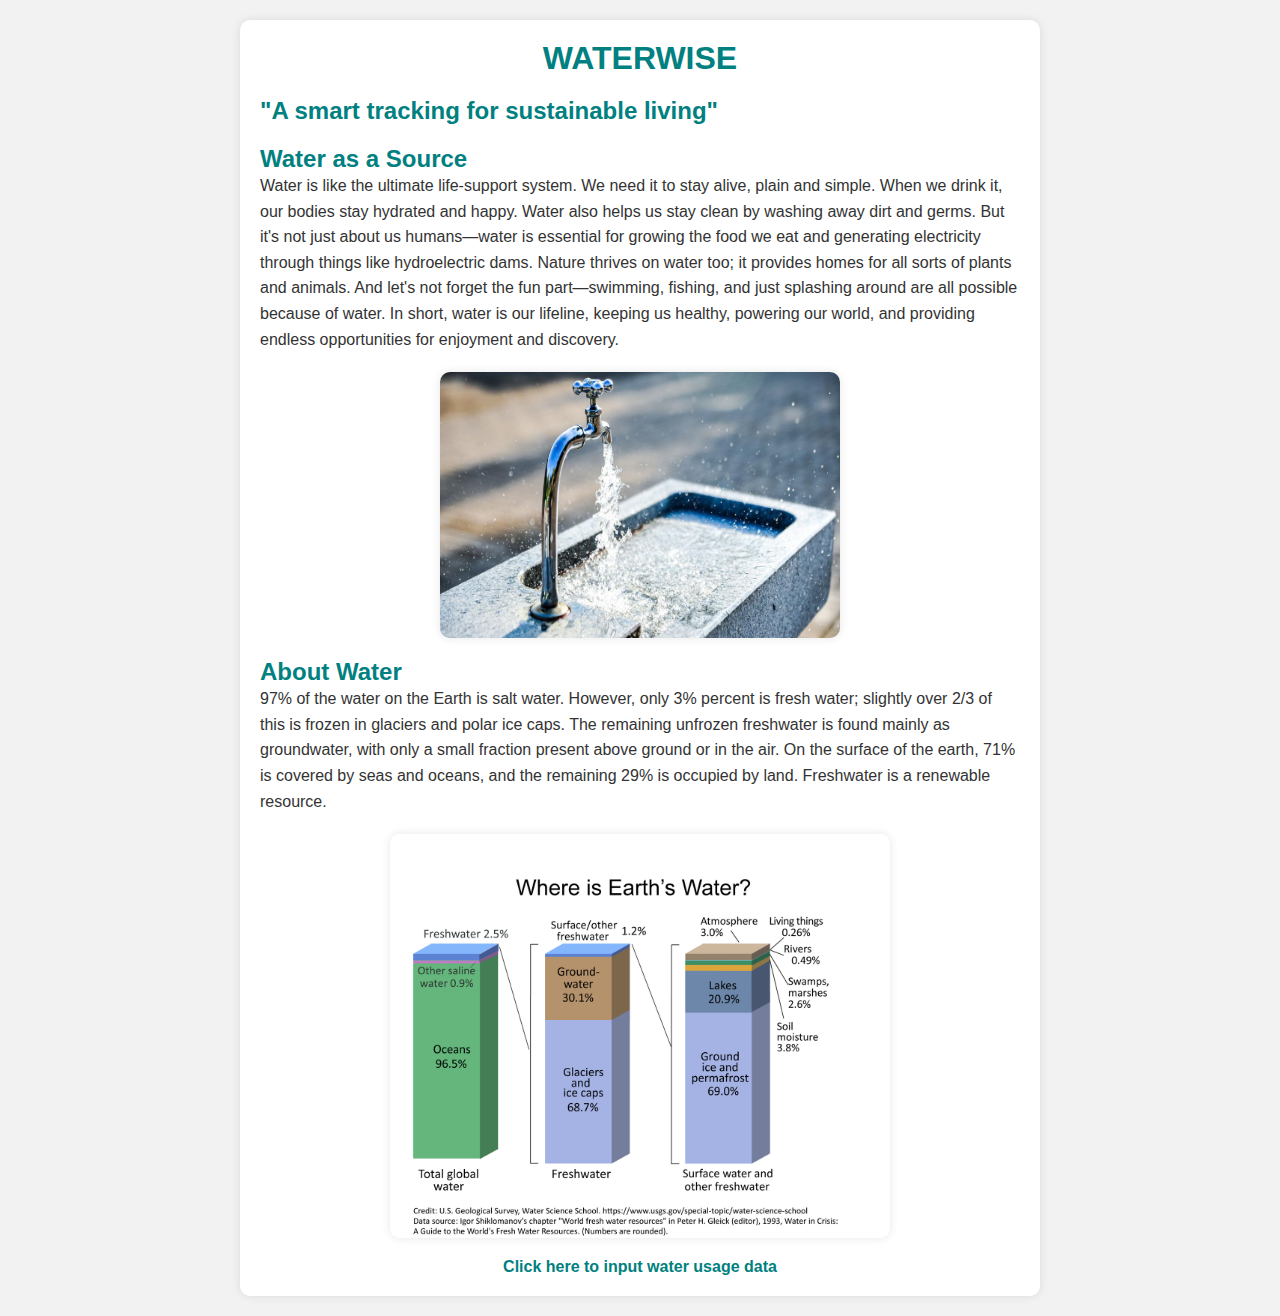
<file: index.html>
<!DOCTYPE html>
<html lang="en">
<head>
    <meta charset="UTF-8">
    <meta name="viewport" content="width=device-width, initial-scale=1.0">
    <title>WATERWISE: a smart tracking for sustainable living</title>
    <link rel="stylesheet" href="style.css">
    <link rel="stylesheet" href="struct.css">
    
    <style>
        /* Additional styles specific to this page */
        body {
            font-family: Arial, sans-serif;
            background-color: #f2f2f2;
            color: #333;
            margin: 0;
            padding: 0;
        }

        .container {
            max-width: 800px;
            margin: 20px auto;
            padding: 20px;
            background-color: #fff;
            border-radius: 10px;
            box-shadow: 0 0 10px rgba(0, 0, 0, 0.1);
        }

        h1 {
            text-align: center;
            color: #008080;
            margin-bottom: 10px;
        }

        h2 {
            color: #008080;
            margin-top: 20px;
        }

        p {
            line-height: 1.6;
        }

        img {
            display: block;
            margin: 20px auto;
            border-radius: 10px;
            box-shadow: 0 0 10px rgba(0, 0, 0, 0.1);
        }

        a {
            display: block;
            text-align: center;
            color: #008080;
            text-decoration: none;
            margin-top: 20px;
            font-weight: bold;
        }

        a:hover {
            text-decoration: underline;
        }
    </style>
</head>
<body>

<div class="container">
    <h1><b>WATERWISE</b></h1>
    <h2 class="about"><b>"A smart tracking for sustainable living"</b></h2>

    <section>
        <h2><b>Water as a Source</b></h2>
        <p>
            Water is like the ultimate life-support system. We need it to stay alive, plain and simple. When we drink it,
            our bodies stay hydrated and happy. Water also helps us stay clean by washing away dirt and germs. But it's not
            just about us humans—water is essential for growing the food we eat and generating electricity through things
            like hydroelectric dams. Nature thrives on water too; it provides homes for all sorts of plants and animals.
            And let's not forget the fun part—swimming, fishing, and just splashing around are all possible because of
            water. In short, water is our lifeline, keeping us healthy, powering our world, and providing endless
            opportunities for enjoyment and discovery.
        </p>
        <img src="pani cha photo.jpg" alt="Water Image" width="400" height="266">
    </section>

    <section>
        <h2><b>About Water</b></h2>
        <p>
            97% of the water on the Earth is salt water. However, only 3% percent is fresh water; slightly over 2/3 of this
            is frozen in glaciers and polar ice caps. The remaining unfrozen freshwater is found mainly as groundwater,
            with only a small fraction present above ground or in the air. On the surface of the earth, 71% is covered by
            seas and oceans, and the remaining 29% is occupied by land. Freshwater is a renewable resource.
        </p>
        <img src="pani cha distribution.png" alt="Distribution of water" width="500">
    </section>

    <!-- Link to the new water usage input page -->
    <a href="input.html">Click here to input water usage data</a>
</div>

</body>
</html>
</file>
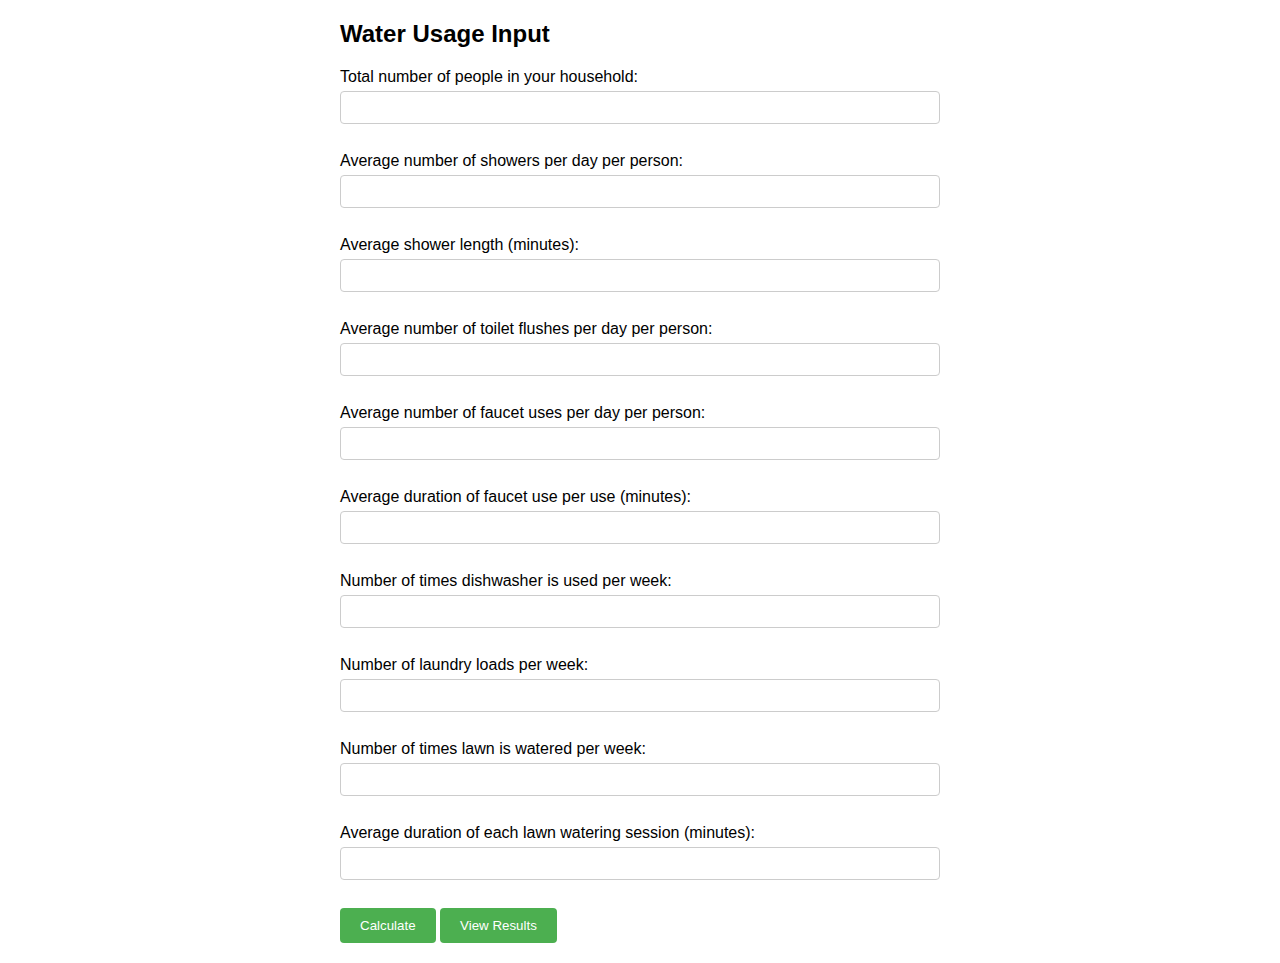
<file: input.html>
<!DOCTYPE html>
<html lang="en">
<head>
    <meta charset="UTF-8">
    <meta name="viewport" content="width=device-width, initial-scale=1.0">
    <title>Water Usage Input</title>
    <link rel="stylesheet" href="style.css">
</head>
<body>

<div class="container">
    <h2>Water Usage Input</h2>
    <form id="water-usage-form">
        <label for="total-people">Total number of people in your household:</label>
        <input type="number" id="total-people" name="total-people" required><br><br>
        
        <!-- Additional input fields for indoor water use -->
        <label for="showers-per-day">Average number of showers per day per person:</label>
        <input type="number" id="showers-per-day" name="showers-per-day" required><br><br>
        
        <label for="avg-shower-length">Average shower length (minutes):</label>
        <input type="number" id="avg-shower-length" name="avg-shower-length" required><br><br>
        
        <label for="toilets-flush-per-day">Average number of toilet flushes per day per person:</label>
        <input type="number" id="toilets-flush-per-day" name="toilets-flush-per-day" required><br><br>
        
        <label for="faucets-usage-per-day">Average number of faucet uses per day per person:</label>
        <input type="number" id="faucets-usage-per-day" name="faucets-usage-per-day" required><br><br>
        
        <label for="faucets-minutes-usage">Average duration of faucet use per use (minutes):</label>
        <input type="number" id="faucets-minutes-usage" name="faucets-minutes-usage" required><br><br>
        
        <label for="dishwasher-usage-per-week">Number of times dishwasher is used per week:</label>
        <input type="number" id="dishwasher-usage-per-week" name="dishwasher-usage-per-week" required><br><br>
        
        <label for="laundry-loads-per-week">Number of laundry loads per week:</label>
        <input type="number" id="laundry-loads-per-week" name="laundry-loads-per-week" required><br><br>
        
        <!-- Additional input fields for outdoor water use -->
        <label for="lawn-watering-times-per-week">Number of times lawn is watered per week:</label>
        <input type="number" id="lawn-watering-times-per-week" name="lawn-watering-times-per-week" required><br><br>
        
        <label for="lawn-watering-minutes">Average duration of each lawn watering session (minutes):</label>
        <input type="number" id="lawn-watering-minutes" name="lawn-watering-minutes" required><br><br>
        
        <!-- Calculate button -->
        <button type="submit" id="submit">Calculate</button>
        
        <!-- View Results button -->
        <button id="view-results">View Results</button>
    </form>
</div>
<script src="script.js"></script>
</body>
</html>
</file>
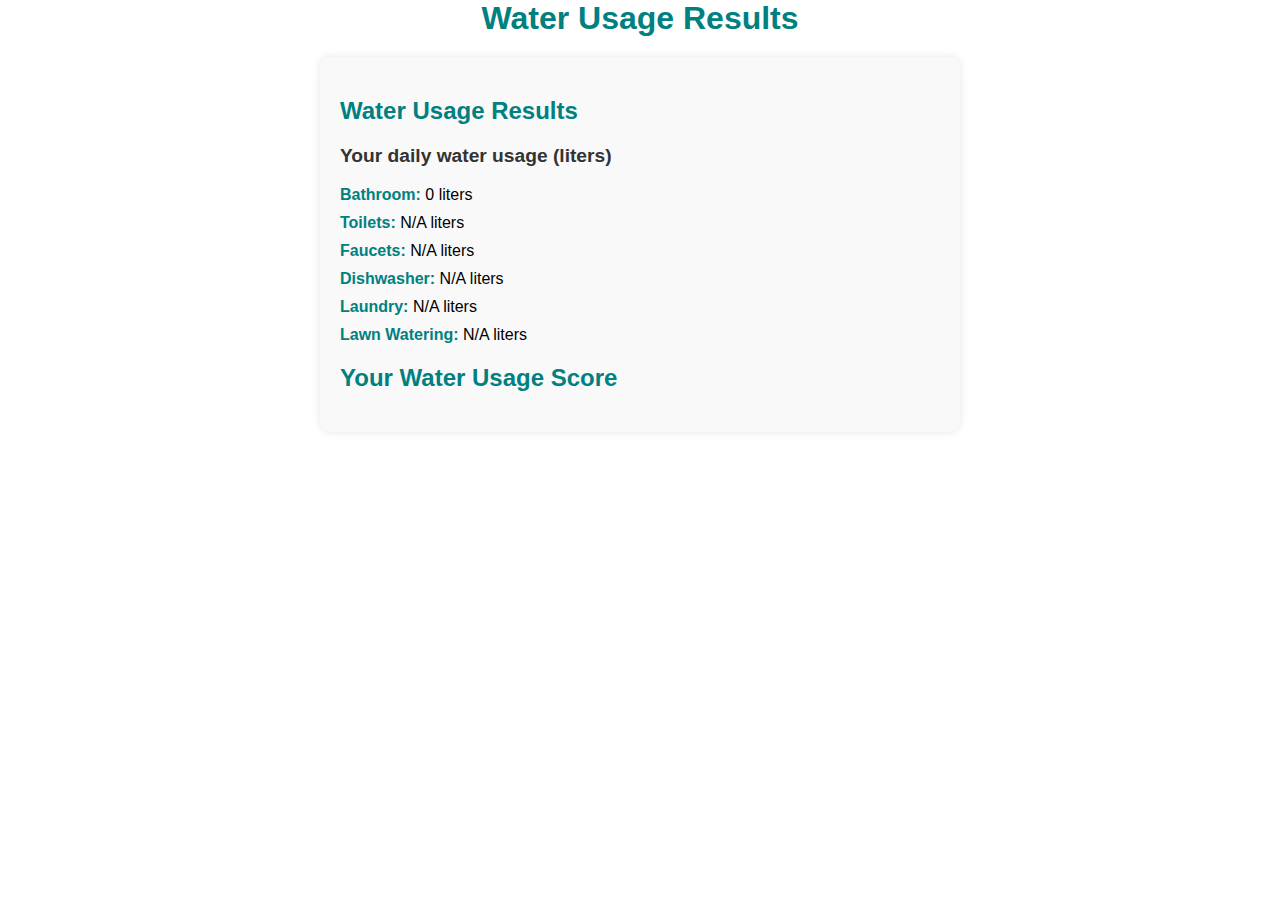
<file: water_usage_results.html>
<!DOCTYPE html>
<html lang="en">
<head>
    <meta charset="UTF-8">
    <meta name="viewport" content="width=device-width, initial-scale=1.0">
    <title>Water Usage Results</title>
    <link rel="stylesheet" href="style.css">
    <link rel="stylesheet" href="results.css">
    <style>
        .score {
            font-size: 72px;
            text-align: center;
        }
        .score.good {
            color: green;
        }
        .score.average {
            color: orange;
        }
        .score.bad {
            color: red;
        }
    </style>
</head>
<body>
    <h1>Water Usage Results</h1>
    
    <div class="container result-section">
        <h2>Water Usage Results</h2>
        
        <h3>Your daily water usage (liters)</h3>
        <ul>
            <li><strong>Bathroom:</strong> <span id="bathroom-usage">0</span> liters</li>
            <li><strong>Toilets:</strong> <span id="toilet-usage">0</span> liters</li>
            <li><strong>Faucets:</strong> <span id="faucet-usage">0</span> liters</li>
            <li><strong>Dishwasher:</strong> <span id="dishwasher-usage">0</span> liters</li>
            <li><strong>Laundry:</strong> <span id="laundry-usage">0</span> liters</li>
            <li><strong>Lawn Watering:</strong> <span id="lawn-watering-usage">0</span> liters</li>
            <!-- Add other list items for different categories -->
        </ul>
        <h2>Your Water Usage Score</h2>
        <div id="score" class="score"></div>
        <div id="message" class="score"></div>
    </div>

    <script src="script.js"></script>
    <script>
        function waterusagescore(data) {
            const totalBathroomUsage = calculateTotalBathroomUsage(data);
            const totalDishwasherUsage=calculateTotalDishwasherUsage(data);
            const totalFaucetUsage=calculateTotalFaucetUsage(data);
            const totalLaundryUsage=calculateTotalLaundryUsage(data);
            const totalLawnWateringUsage=calculateTotalLawnWateringUsage(data);
            const totalToiletUsage=calculateTotalToiletUsage(data);
            // Calculate other usage totals
            
            const totalscore = totalBathroomUsage +totalDishwasherUsage+totalFaucetUsage+totalLaundryUsage+totalLawnWateringUsage+totalToiletUsage;/* + other usage totals */;
            
            let message = "";
            let scoreClass = "";

    if (totalscore < 1200) {
        message = "Usage below average";
        scoreClass = "good";
    } else if (totalscore < 1400 && totalscore > 400) {
        message = "Average water usage";
        scoreClass = "average";
    } else {
        message = "Above water usage";
        scoreClass = "bad";
    }

    return { score: totalscore, message: message, class: scoreClass };

        }

        document.addEventListener("DOMContentLoaded", function() {
            // Retrieve calculated values from localStorage
            const waterUsageData = localStorage.getItem("waterUsageData");
            
            // Update HTML elements with retrieved values
            if (waterUsageData) {
                const parsedData = JSON.parse(waterUsageData);
                updateWaterUsageResults(parsedData);
            } else {
                updateWaterUsageResults(null);
            }
        });

        // Function to update water usage results
        function updateWaterUsageResults(data) {
            if (data) {
                const totalBathroomUsage = calculateTotalBathroomUsage(data);
                document.getElementById("bathroom-usage").textContent = totalBathroomUsage.toFixed(2) + " liters";
                const totalToiletUsage = calculateTotalToiletUsage(data);
                document.getElementById("toilet-usage").textContent = totalToiletUsage.toFixed(2) + " liters";
                
                const totalFaucetUsage = calculateTotalFaucetUsage(data);
                document.getElementById("faucet-usage").textContent = totalFaucetUsage.toFixed(2) + " liters";
                
                const totalDishwasherUsage = calculateTotalDishwasherUsage(data);
                document.getElementById("dishwasher-usage").textContent = totalDishwasherUsage.toFixed(2) + " liters";
                
                const totalLaundryUsage = calculateTotalLaundryUsage(data);
                document.getElementById("laundry-usage").textContent = totalLaundryUsage.toFixed(2) + " liters";
                
                const totalLawnWateringUsage = calculateTotalLawnWateringUsage(data);
                document.getElementById("lawn-watering-usage").textContent = totalLawnWateringUsage.toFixed(2) + " liters";
                // Update other usage totals
                
                const scoreData = waterusagescore(data);
                document.getElementById("score").textContent = scoreData.score.toFixed(2);
                document.getElementById("score").classList.add(scoreData.class);
            } else {
                // Handle if  document.getElementById("bathroom-usage").textContent = "N/A";
                document.getElementById("toilet-usage").textContent = "N/A";
                document.getElementById("faucet-usage").textContent = "N/A";
                document.getElementById("dishwasher-usage").textContent = "N/A";
                document.getElementById("laundry-usage").textContent = "N/A";
                document.getElementById("lawn-watering-usage").textContent = "N/A";
            }
        }

        // Function to calculate total bathroom usage
        function calculateTotalBathroomUsage(data) {
            const totalBathroomUsage = data.showersPerDay * data.avgShowerLength * data.totalPeople;
            return totalBathroomUsage * 3.78541; // Convert gallons to liters
        }
        
        // Function to calculate total toilet usage
        function calculateTotalToiletUsage(data) {
            const totalToiletUsage = data.toiletsFlushPerDay * data.totalPeople;
            return totalToiletUsage * 3.78541; // Convert gallons to liters
        }
        
        // Function to calculate total faucet usage
        function calculateTotalFaucetUsage(data) {
            const totalFaucetUsage = data.faucetsUsagePerDay * data.faucetsMinutesUsage * data.totalPeople * 3 * 3.78541; // Assuming 3 gallons/minute and converting to liters
            return totalFaucetUsage;
        }
        
        // Function to calculate total dishwasher usage
        function calculateTotalDishwasherUsage(data) {
            const totalDishwasherUsage = data.dishwasherUsagePerWeek * 6 * 3.78541; // Example value for dishwasher gallons per load and converting to liters
            return totalDishwasherUsage;
        }
        
        // Function to calculate total laundry usage
        function calculateTotalLaundryUsage(data) {
            const totalLaundryUsage = data.laundryLoadsPerWeek * 8 * 3.78541; // Example value for laundry gallons per load and converting to liters
            return totalLaundryUsage;
        }
        
        // Function to calculate total lawn watering usage
        function calculateTotalLawnWateringUsage(data) {
            const totalLawnWateringUsage = data.lawnWateringTimesPerWeek * data.lawnWateringMinutes * 5 * 3.78541; // Example value for lawn watering gallons per minute and converting to liters
            return totalLawnWateringUsage;
        }
        // Add other calculation functions for different categories
    </script>
</body>
</html>
</file>
<file: style.css>
/* style.css */

body {
    font-family: Arial, sans-serif;
    margin: 0;
    padding: 0;
}

.container {
    max-width: 600px;
    margin: 0 auto;
    padding: 20px;
}

h1, h2, h3 {
    margin-top: 0;
}

label {
    display: block;
    margin-bottom: 5px;
}

input[type="number"] {
    width: 100%;
    padding: 8px;
    margin-bottom: 10px;
    border: 1px solid #ccc;
    border-radius: 4px;
    box-sizing: border-box;
}

button {
    padding: 10px 20px;
    background-color: #4CAF50;
    color: white;
    border: none;
    border-radius: 4px;
    cursor: pointer;
}

button:hover {
    background-color: #45a049;
}

a {
    text-decoration: none;
    color: #1E90FF;
}

a:hover {
    text-decoration: underline;
}
</file>
<file: results.css>
/* Results Page Styles */
.container.result-section {
    background-color: #f9f9f9;
    padding: 20px;
    border-radius: 10px;
    box-shadow: 0 0 10px rgba(0, 0, 0, 0.1);
    margin: 20px auto;
    max-width: 600px;
}

h1 {
    text-align: center;
    color: #008080;
    margin-bottom: 20px;
}

h2 {
    color: #008080;
    margin-top: 20px;
}

h3 {
    color: #333;
    font-size: 1.2em;
    margin-top: 20px;
}

ul {
    list-style-type: none;
    padding: 0;
    margin: 10px 0;
}

li {
    margin-bottom: 10px;
}

li strong {
    color: #008080;
}

#score {
    font-size: 3em;
    text-align: center;
    margin-top: 20px;
}

.score.good {
    color: green;
}

.score.average {
    color: orange;
}

.score.bad {
    color: red;
}
</file>
<file: struct.css>
/* Reset default margin and padding */
* {
    margin: 0;
    padding: 0;
    box-sizing: border-box;
}

/* Body styles */
body {
    font-family: Arial, sans-serif;
    background-color: #f9f9f9;
    color: #333;
}

/* Header styles */
header {
    background-color: #333;
    color: #fff;
    padding: 20px;
    text-align: center;
}

header h1 {
    margin: 0;
}

/* Main content container */
.container {
    max-width: 1200px;
    margin: 20px auto;
    padding: 20px;
}

/* Section styles */
.section {
    margin-bottom: 30px;
}

.section h2 {
    margin-bottom: 10px;
}

/* Form styles */
form {
    background-color: #fff;
    padding: 20px;
    border-radius: 5px;
    box-shadow: 0 0 10px rgba(0, 0, 0, 0.1);
}

label {
    display: block;
    margin-bottom: 5px;
    font-weight: bold;
}

input[type="number"] {
    width: 100%;
    padding: 10px;
    border-radius: 5px;
    border: 1px solid #ccc;
    margin-bottom: 10px;
}

button {
    padding: 10px 20px;
    background-color: #4CAF50;
    color: #fff;
    border: none;
    border-radius: 5px;
    cursor: pointer;
}

button:hover {
    background-color: #45a049;
}

/* Result section styles */
.result-section {
    background-color: #fff;
    padding: 20px;
    border-radius: 5px;
    box-shadow: 0 0 10px rgba(0, 0, 0, 0.1);
}

.result-section h2 {
    margin-bottom: 10px;
}

.result-section ul {
    list-style: none;
    padding: 0;
}

.result-section li {
    margin-bottom: 10px;
}

.result-section li strong {
    color: #333;
}

.result-section li span {
    color: #4CAF50;
    font-weight: bold;
}
</file>
